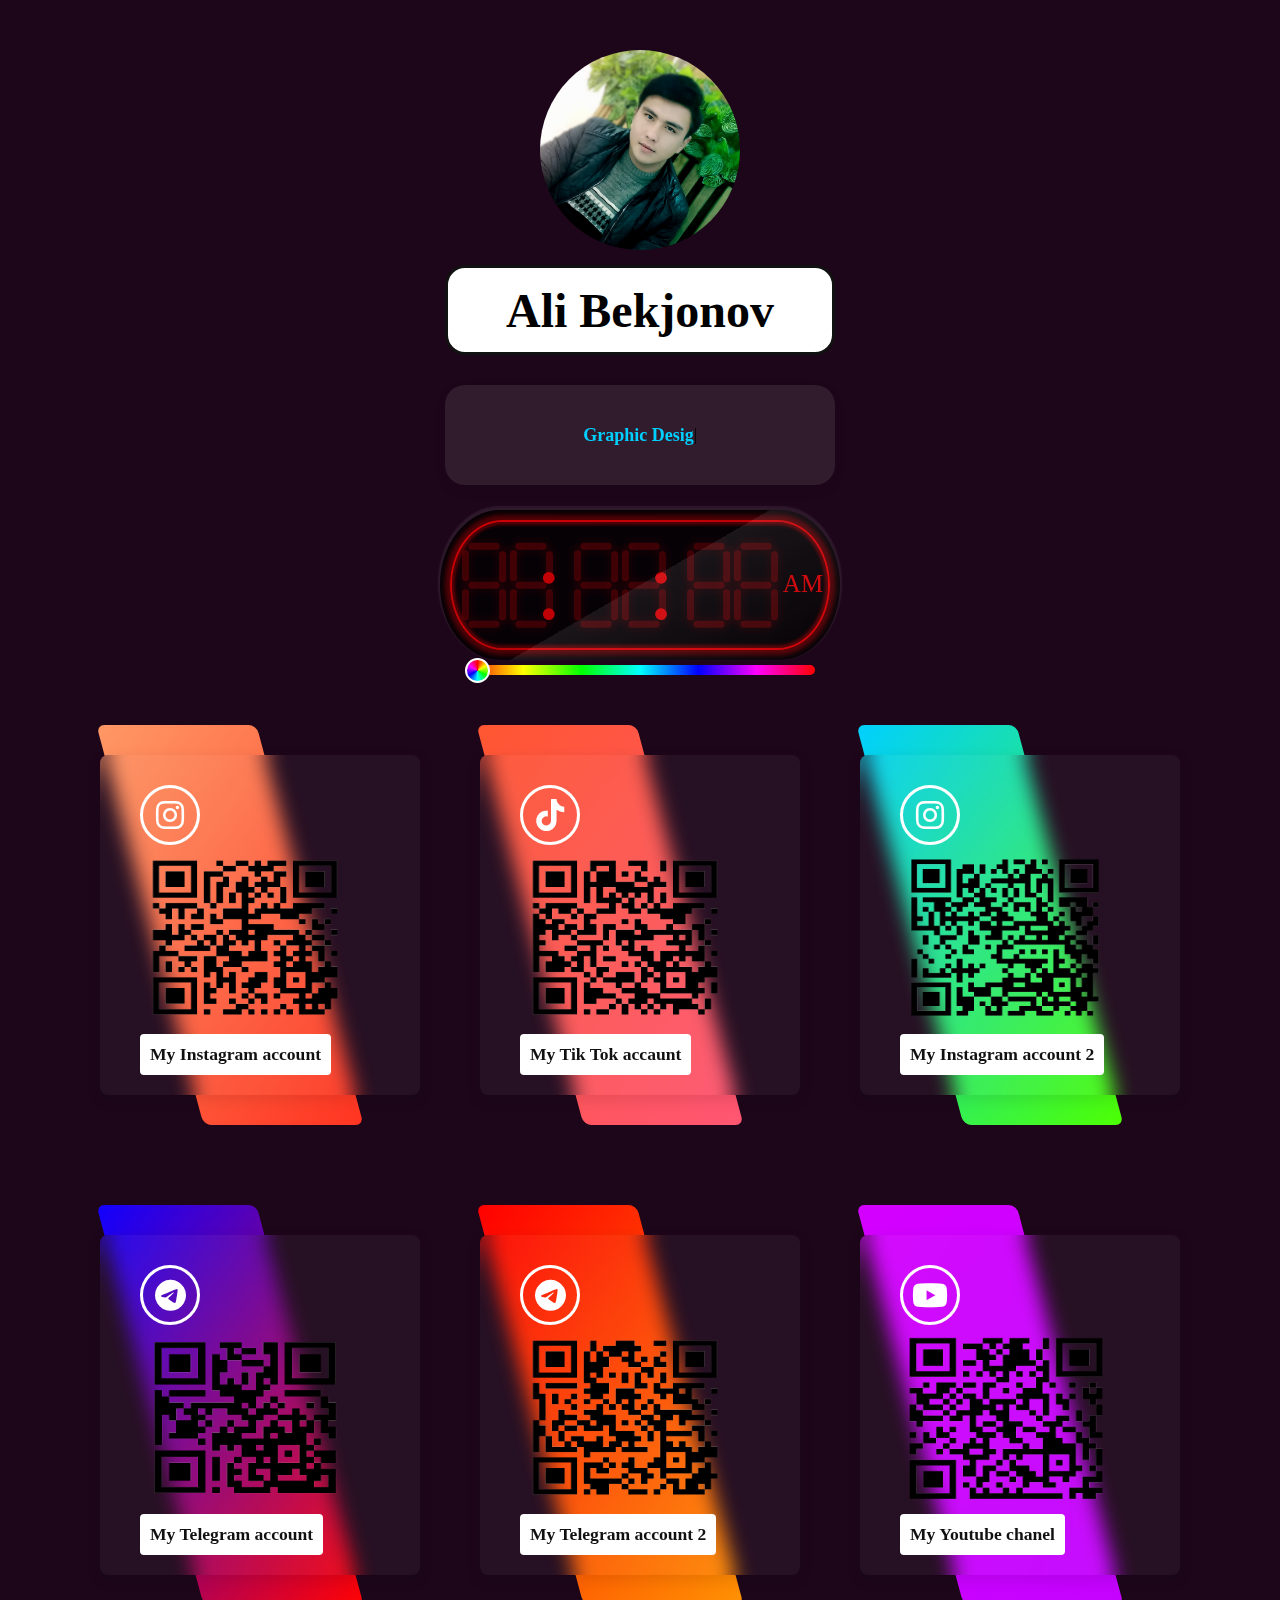
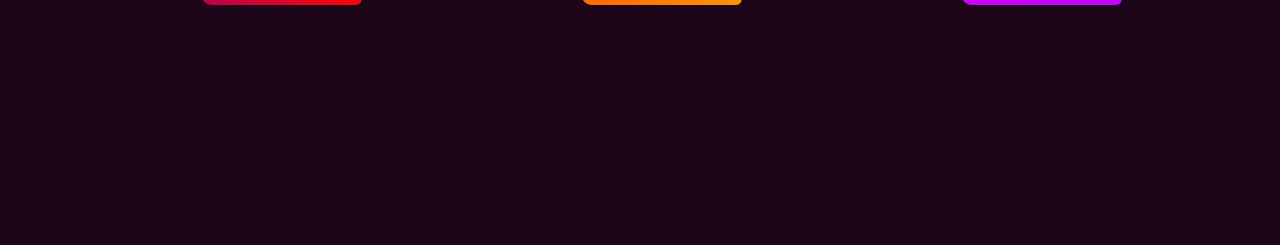
<file: index.html>
<!DOCTYPE html>
<html lang="en">
<head>
    <meta charset="UTF-8">
    <meta http-equiv="X-UA-Compatible" content="IE=edge">
    <meta name="viewport" content="width=device-width, initial-scale=1.0">
    <link rel="stylesheet" href="https://cdnjs.cloudflare.com/ajax/libs/font-awesome/6.2.0/css/all.min.css">
    <link rel="stylesheet" href="about.css">
    <link rel="stylesheet" href="back.jpg">
    <title>Ali Bekjonov Social Media</title>
</head>
<body>
    <div class="inson">
        <img src="img.jpg" alt="" class="ali">
        <h1 class="alih1">Ali Bekjonov</h1>
    </div>
    <div class="typed">
        <h2 class="element"></h2>
    </div>
    <div class="soat">
        <div class="clockBody">
            <div class="clockBodyLed"></div>
            <div class="reflec"></div>
            <div class="nums">
                <div class="hour">
                    <div class="num one">
                        <div class="bar tc"></div>
                        <div class="bar tl"></div>
                        <div class="bar tr"></div>
                        <div class="bar cc"></div>
                        <div class="bar bl"></div>
                        <div class="bar br"></div>
                        <div class="bar bc"></div>
                    </div>
                    <div class="num two">
                        <div class="bar tc"></div>
                        <div class="bar tl"></div>
                        <div class="bar tr"></div>
                        <div class="bar cc"></div>
                        <div class="bar bl"></div>
                        <div class="bar br"></div>
                        <div class="bar bc"></div>
                    </div>
                </div>
                <div class="colon c1">:</div>
                <div class="min">
                    <div class="num one">
                        <div class="bar tc"></div>
                        <div class="bar tl"></div>
                        <div class="bar tr"></div>
                        <div class="bar cc"></div>
                        <div class="bar bl"></div>
                        <div class="bar br"></div>
                        <div class="bar bc"></div>
                    </div>
                    <div class="num two">
                        <div class="bar tc"></div>
                        <div class="bar tl"></div>
                        <div class="bar tr"></div>
                        <div class="bar cc"></div>
                        <div class="bar bl"></div>
                        <div class="bar br"></div>
                        <div class="bar bc"></div>
                    </div>
                </div>
                <div class="colon c2">:</div>
                <div class="sec">
                    <div class="num one">
                        <div class="bar tc"></div>
                        <div class="bar tl"></div>
                        <div class="bar tr"></div>
                        <div class="bar cc"></div>
                        <div class="bar bl"></div>
                        <div class="bar br"></div>
                        <div class="bar bc"></div>
                    </div>
                    <div class="num two">
                        <div class="bar tc"></div>
                        <div class="bar tl"></div>
                        <div class="bar tr"></div>
                        <div class="bar cc"></div>
                        <div class="bar bl"></div>
                        <div class="bar br"></div>
                        <div class="bar bc"></div>
                    </div>
                </div>
            </div>
            <div class="apMeri">AM</div>
        </div>
        <input class="slider" type="range" max="360" min="0" value="0" step="1" oninput="sl();">
    </div>
    <div class="container">
          
          <div class="box">
              <span></span>
              <div class="content ">
                  <h2><i class="fa-brands b1 fa-instagram"></i></h2>
                  <img src="instagramBEK_SHOX-removebg-preview.png" alt="" class="img1">
                  <a target="_blank" href="https://www.instagram.com/___bek_shox___?r=nametag">My Instagram account</a>
              </div>
          </div>
          <div class="box">
              <span></span>
              <div class="content">
                <h2><i class="fa-brands b2 fa-tiktok"></i></h2>
                <img src="tiktok-removebg-preview.png" alt="" class="img1">
                  <a target="_blank" href="https://tiktok.com/@ali_bekjonov">My Tik Tok accaunt</a>
              </div>
          </div>
          <div class="box">
              <span></span>
              <div class="content">
                <h2><i class="fa-brands b1 fa-instagram"></i></h2>
                <img src="./instagramILLUSTRATOR-removebg-preview.png" alt="" class="img1">
                  <a target="_blank" href="https://www.instagram.com/adobe_illustrator01?r=nametag">My Instagram account 2</a>
              </div>
          </div>
          <div class="box">
              <span></span>
              <div class="content"> 
                <h2><i class="fa-brands b3 fa-telegram"></i></h2>
                <img src="telegramALIBEKJONOV-removebg-preview.png" alt="" class="img1">
                  <a target="_blank" href="
                  https://t.me/Ali_Bekjonov">My Telegram  account</a>
              </div>
          </div>
          <div class="box">
              <span></span>
              <div class="content">
                <h2><i  class="fa-brands b3 fa-telegram"></i></h2>
                <img src="telegram_adobe_illustrator-removebg-preview.png" alt="" class="img1">
                  <a target="_blank" href="https://t.me/ADOBE_ILLUSTRATOR01">My Telegram  account 2</a>
              </div>
          </div>
          <div class="box">
              <span></span>
              <div class="content">
                <h2><i class="fa-brands b4 fa-youtube"></i></h2>
                <img src="qrcode_37010890_d05d6d914f51671211e9f11ba80b370d-removebg-preview.png" alt="" class="img1">
                  <a target="_blank" href=" https://youtube.com/channel/UC8FAFfxUaapfn6o2AB1lgdA ">My Youtube chanel</a>
              </div>
          </div>
      </div>
      <script src="type.js"></script>
      <script>
        let options = {
              strings: ['Graphic Designer', 'Photographer ','Video editor','Video operator','I am From Uzbekistan'],
              typeSpeed: 40,
            loop: true,
            backSpeed: 50
             };

             let typed = new Typed('.element', options);
            
window.onload = function(){
    
    num = document.querySelectorAll(".num");
    bar = document.querySelectorAll(".bar");
    tc = document.querySelectorAll(".tc");
    tl = document.querySelectorAll(".tl");
    tr = document.querySelectorAll(".tr");
    cc = document.querySelectorAll(".cc");
    bl = document.querySelectorAll(".bl");
    br = document.querySelectorAll(".br");
    bc = document.querySelectorAll(".bc");
    slider = document.querySelector(".slider");
    style = document.querySelector(".style");
    apMeri = document.querySelector(".apMeri");
    colon = document.querySelectorAll(".colon");
    clockBodyLed = document.querySelector(".clockBodyLed");
    
    setInterval(setTime, 1000);
}


function setTime(){
    var time = new Date();
    var seconds = time.getSeconds();
    var minutes = time.getMinutes();
    var hours = time.getHours();
    
    var session = hours >= 12 && hours <= 6 ? "am" : "pm";
    
    if(hours == 0){hours = 12;}

    if(hours > 12){hours = hours - 12;}

    hours = (hours < 10) ? "0" + hours : hours;
    minutes = (minutes < 10) ? "0" + minutes : minutes;
    seconds = (seconds < 10) ? "0" + seconds : seconds;
    
    var tim = hours + "" + minutes + "" + seconds;
    
    
    
    
    
    switch(tim.charAt(0)){
        case "0": zero(0);break;
        case "1":  one(0);break;
        case "2":  two(0);break;
        case "3":three(0);break;
        case "4": four(0);break;
        case "5": five(0);break;
        case "6":  six(0);break;
        case "7":seven(0);break;
        case "8":eight(0);break;
        case "9": nine(0);break;
    }
    switch(tim.charAt(1)){
        case "0": zero(1);break;
        case "1":  one(1);break;
        case "2":  two(1);break;
        case "3":three(1);break;
        case "4": four(1);break;
        case "5": five(1);break;
        case "6":  six(1);break;
        case "7":seven(1);break;
        case "8":eight(1);break;
        case "9": nine(1);break;
    }switch(tim.charAt(2)){
        case "0": zero(2);break;
        case "1":  one(2);break;
        case "2":  two(2);break;
        case "3":three(2);break;
        case "4": four(2);break;
        case "5": five(2);break;
        case "6":  six(2);break;
        case "7":seven(2);break;
        case "8":eight(2);break;
        case "9": nine(2);break;
    }
    switch(tim.charAt(3)){
        case "0": zero(3);break;
        case "1":  one(3);break;
        case "2":  two(3);break;
        case "3":three(3);break;
        case "4": four(3);break;
        case "5": five(3);break;
        case "6":  six(3);break;
        case "7":seven(3);break;
        case "8":eight(3);break;
        case "9": nine(3);break;
    }
    switch(tim.charAt(4)){
        case "0": zero(4);break;
        case "1":  one(4);break;
        case "2":  two(4);break;
        case "3":three(4);break;
        case "4": four(4);break;
        case "5": five(4);break;
        case "6":  six(4);break;
        case "7":seven(4);break;
        case "8":eight(4);break;
        case "9": nine(4);break;
    }
    switch(tim.charAt(5)){
        case "0": zero(5);break;
        case "1":  one(5);break;
        case "2":  two(5);break;
        case "3":three(5);break;
        case "4": four(5);break;
        case "5": five(5);break;
        case "6":  six(5);break;
        case "7":seven(5);break;
        case "8":eight(5);break;
        case "9": nine(5);break;
    }
    apMeri.innerText = session;
    }
    

function zero(elem){
        tc[elem].style.opacity = "1";
        tl[elem].style.opacity = "1";
        tr[elem].style.opacity = "1";
        cc[elem].style.opacity = "0.2";
        bl[elem].style.opacity = "1";
        br[elem].style.opacity = "1";
        bc[elem].style.opacity = "1";
}
function one(elem){
        tc[elem].style.opacity = "0.2";
        tl[elem].style.opacity = "0.2";
        tr[elem].style.opacity = "1";
        cc[elem].style.opacity = "0.2";
        bl[elem].style.opacity = "0.2";
        br[elem].style.opacity = "1";
        bc[elem].style.opacity = "0.2";
}
function two(elem){
        tc[elem].style.opacity = "1";
        tl[elem].style.opacity = "0.2";
        tr[elem].style.opacity = "1";
        cc[elem].style.opacity = "1";
        bl[elem].style.opacity = "1";
        br[elem].style.opacity = "0.2";
        bc[elem].style.opacity = "1";
}
function three(elem){
        tc[elem].style.opacity = "1";
        tl[elem].style.opacity = "0.2";
        tr[elem].style.opacity = "1";
        cc[elem].style.opacity = "1";
        bl[elem].style.opacity = "0.2";
        br[elem].style.opacity = "1";
        bc[elem].style.opacity = "1";
}
function four(elem){
        tc[elem].style.opacity = "0.2";
        tl[elem].style.opacity = "1";
        tr[elem].style.opacity = "1";
        cc[elem].style.opacity = "1";
        bl[elem].style.opacity = "0.2";
        br[elem].style.opacity = "1";
        bc[elem].style.opacity = "0.2";
}
function five(elem){
        tc[elem].style.opacity = "1";
        tl[elem].style.opacity = "1";
        tr[elem].style.opacity = "0.2";
        cc[elem].style.opacity = "1";
        bl[elem].style.opacity = "0.2";
        br[elem].style.opacity = "1";
        bc[elem].style.opacity = "1";
}
function six(elem){
        tc[elem].style.opacity = "1";
        tl[elem].style.opacity = "1";
        tr[elem].style.opacity = "0.2";
        cc[elem].style.opacity = "1";
        bl[elem].style.opacity = "1";
        br[elem].style.opacity = "1";
        bc[elem].style.opacity = "1";
}
function seven(elem){
        tc[elem].style.opacity = "1";
        tl[elem].style.opacity = "0.2";
        tr[elem].style.opacity = "1";
        cc[elem].style.opacity = "0.2";
        bl[elem].style.opacity = "0.2";
        br[elem].style.opacity = "1";
        bc[elem].style.opacity = "0.2";
}
function eight(elem){
        tc[elem].style.opacity = "1";
        tl[elem].style.opacity = "1";
        tr[elem].style.opacity = "1";
        cc[elem].style.opacity = "1";
        bl[elem].style.opacity = "1";
        br[elem].style.opacity = "1";
        bc[elem].style.opacity = "1";
}
function nine(elem){
        tc[elem].style.opacity = "1";
        tl[elem].style.opacity = "1";
        tr[elem].style.opacity = "1";
        cc[elem].style.opacity = "1";
        bl[elem].style.opacity = "0.2";
        br[elem].style.opacity = "1";
        bc[elem].style.opacity = "1";
}

function sl(){
    var val = slider.value;
    
    clockBodyLed.style.border = `2.5px solid hsl(${val}, 100%, 50%)`;
    clockBodyLed.style.boxShadow = `0 0 5px 5px hsla(${val}, 100%, 50%,0.4), inset 0 0 3px 3px hsla(${val}, 100%, 50%,0.4)`;
    
    colon[0].style.color = `hsl(${val}, 100%, 50%)`;
    colon[1].style.color = `hsl(${val}, 100%, 50%)`;
    
    apMeri.style.color = `hsl(${val}, 100%, 50%)`;
    
    for(var i = 0; i < bar.length; i++){
        
        bar[i].style.background = `hsl(${val}, 100%, 50%)`;
        bar[i].style.boxShadow = `0 0 5px 5px hsla(${val}, 100%, 50%,0.2)`;
        
    }
}






      </script>
</body>
</html>
</file>
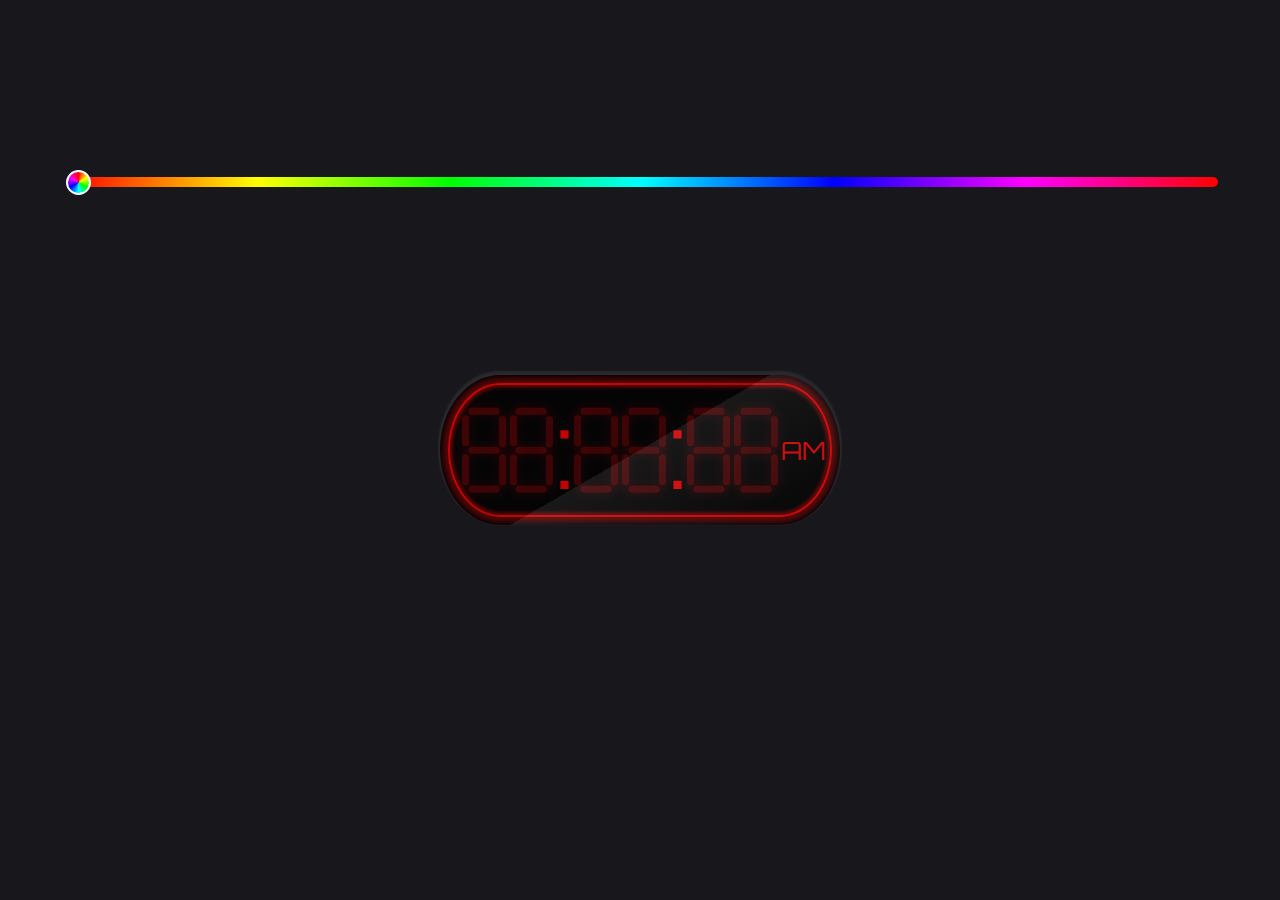
<file: soat.html>
<!DOCTYPE html>
<html>
    <head>
        <title>LED Dgital Clock </title>
        <link href="https://fonts.googleapis.com/css2?family=Orbitron:wght@500&display=swap" rel="stylesheet">
    </head>
    <body><style>
body {
    margin: 0;
    background: #17171c;
    font-family: 'Orbitron', sans-serif;
}
.clockBody{
    position: absolute;
    top: 50%;
    left: 50%;
    transform: translate(-50%,-50%);
    width: 400px;
    height: 150px;
    background: #000;
    border-radius: 30%/100%;
    box-shadow: 0 -2px 2px 2px rgba(255,255,255,0.1);
    opacity: 0.8;
}
.clockBodyLed{
    position: absolute;
    top: 50%;
    left: 50%;
    transform: translate(-50%,-50%);
    width: calc(100% - 20px);
    height: calc(100% - 20px);
    border: 2.5px solid red;
    border-radius: 27.5%/100%;
    box-shadow: 0 0 5px 5px rgba(255,0,0,0.4),
                inset 0 0 3px 3px rgba(255,0,0,0.4);
}
.reflec{
    position: absolute;
    top: 0;
    left: 0;
    width: 100%;
    height: 100%;
    background: linear-gradient(-30deg, transparent, #fff 50%, #000 50%, transparent);
    border-radius: 30%/100%;
    opacity: 0.1;
    z-index: 2;
}

.nums{
    position: absolute;
    top: 50%;
    left: 10px;
    transform: translateY(-50%);
    width: 85%;
    height: 65%;
}
.hour{
    position: absolute;
    top: 10px;
    left: 10px;
    width: 28%;
    height: calc(100% - 20px);
}
.colon{
    position: absolute;
    top: 50%;
    transform: translateY(-50%);
    font-size: 100px;
    text-align: center;
    color: red;
}
.c1{
    left: 31%;
}
.min{
    position: absolute;
    top: 10px;
    left: 36%;
    width: 28%;
    height: calc(100% - 20px);
}
.c2{
    left: 64%;
}
.sec{
    position: absolute;
    top: 10px;
    right: 10px;
    width: 28%;
    height: calc(100% - 20px);
}
.apMeri{
    position: absolute;
    top: 50%;
    right: 15px;
    transform: translateY(-50%);
    width: 11%;
    height: 30px;
    color: red;
    font-size: 25px;
    text-align: center;
    text-transform: uppercase;
}
.num{
    position: absolute;
    top: 0;
    width: 50%;
    height: 100%;
}
.one{
    left: 0%;
}
.two{
    left: 50%;
}
.bar{
    position: absolute;
    width: 7px;
    height: 40%;
    background: red;
    box-shadow: 0 0 5px 5px rgba(255,0,0,0.2);
    border-radius: 5px;
    opacity: 0.3;
}
.tc{
    top: 0%;
    left: 50%;
    transform: translate(-50%,-50%) rotate(90deg);
}
.tl{
    top: 4px;
    left: 2px;
}
.tr{
    top: 5px;
    right: 2px;
}
.cc{
    top: 50%;
    left: 50%;
    transform: translate(-50%,-50%) rotate(90deg);
}
.bl{
    bottom: 4px;
    left: 2px;
}
.br{
    bottom: 4px;
    right: 2px;
}
.bc{
    top: 100%;
    left: 50%;
    transform: translate(-50%,-50%) rotate(90deg);
}
.slider{
    position: absolute;
    top: 20%;
    left: 50%;
    transform: translate(-50%,-50%);
    -webkit-appearance: none;
    appearance: none;
    width: 90%;
    height: 10px;
    background: linear-gradient(to right, #ff0000, #ffff00, #00ff00, #00ffff, #0000ff, #ff00ff, #ff0000);
    outline: none;
    border-radius: 10px;
}
.slider::-webkit-slider-thumb{
    -webkit-appearance: none;
    appearance: none;
    width: 25px;
    height: 25px;
    background: conic-gradient(#ff0000, #ffff00, #00ff00, #00ffff, #0000ff, #ff00ff, #ff0000);
    border-radius: 50%;
    border: 2px solid #fff;
}





</style>
<script>



window.onload = function(){
    
    num = document.querySelectorAll(".num");
    bar = document.querySelectorAll(".bar");
    tc = document.querySelectorAll(".tc");
    tl = document.querySelectorAll(".tl");
    tr = document.querySelectorAll(".tr");
    cc = document.querySelectorAll(".cc");
    bl = document.querySelectorAll(".bl");
    br = document.querySelectorAll(".br");
    bc = document.querySelectorAll(".bc");
    slider = document.querySelector(".slider");
    style = document.querySelector(".style");
    apMeri = document.querySelector(".apMeri");
    colon = document.querySelectorAll(".colon");
    clockBodyLed = document.querySelector(".clockBodyLed");
    
    setInterval(setTime, 1000);
}


function setTime(){
    var time = new Date();
    var seconds = time.getSeconds();
    var minutes = time.getMinutes();
    var hours = time.getHours();
    
    var session = hours >= 12 && hours <= 6 ? "am" : "pm";
    
    if(hours == 0){hours = 12;}

    if(hours > 12){hours = hours - 12;}

    hours = (hours < 10) ? "0" + hours : hours;
    minutes = (minutes < 10) ? "0" + minutes : minutes;
    seconds = (seconds < 10) ? "0" + seconds : seconds;
    
    var tim = hours + "" + minutes + "" + seconds;
    
    
    
    
    
    switch(tim.charAt(0)){
        case "0": zero(0);break;
        case "1":  one(0);break;
        case "2":  two(0);break;
        case "3":three(0);break;
        case "4": four(0);break;
        case "5": five(0);break;
        case "6":  six(0);break;
        case "7":seven(0);break;
        case "8":eight(0);break;
        case "9": nine(0);break;
    }
    switch(tim.charAt(1)){
        case "0": zero(1);break;
        case "1":  one(1);break;
        case "2":  two(1);break;
        case "3":three(1);break;
        case "4": four(1);break;
        case "5": five(1);break;
        case "6":  six(1);break;
        case "7":seven(1);break;
        case "8":eight(1);break;
        case "9": nine(1);break;
    }switch(tim.charAt(2)){
        case "0": zero(2);break;
        case "1":  one(2);break;
        case "2":  two(2);break;
        case "3":three(2);break;
        case "4": four(2);break;
        case "5": five(2);break;
        case "6":  six(2);break;
        case "7":seven(2);break;
        case "8":eight(2);break;
        case "9": nine(2);break;
    }
    switch(tim.charAt(3)){
        case "0": zero(3);break;
        case "1":  one(3);break;
        case "2":  two(3);break;
        case "3":three(3);break;
        case "4": four(3);break;
        case "5": five(3);break;
        case "6":  six(3);break;
        case "7":seven(3);break;
        case "8":eight(3);break;
        case "9": nine(3);break;
    }
    switch(tim.charAt(4)){
        case "0": zero(4);break;
        case "1":  one(4);break;
        case "2":  two(4);break;
        case "3":three(4);break;
        case "4": four(4);break;
        case "5": five(4);break;
        case "6":  six(4);break;
        case "7":seven(4);break;
        case "8":eight(4);break;
        case "9": nine(4);break;
    }
    switch(tim.charAt(5)){
        case "0": zero(5);break;
        case "1":  one(5);break;
        case "2":  two(5);break;
        case "3":three(5);break;
        case "4": four(5);break;
        case "5": five(5);break;
        case "6":  six(5);break;
        case "7":seven(5);break;
        case "8":eight(5);break;
        case "9": nine(5);break;
    }
    apMeri.innerText = session;
    }
    

function zero(elem){
        tc[elem].style.opacity = "1";
        tl[elem].style.opacity = "1";
        tr[elem].style.opacity = "1";
        cc[elem].style.opacity = "0.2";
        bl[elem].style.opacity = "1";
        br[elem].style.opacity = "1";
        bc[elem].style.opacity = "1";
}
function one(elem){
        tc[elem].style.opacity = "0.2";
        tl[elem].style.opacity = "0.2";
        tr[elem].style.opacity = "1";
        cc[elem].style.opacity = "0.2";
        bl[elem].style.opacity = "0.2";
        br[elem].style.opacity = "1";
        bc[elem].style.opacity = "0.2";
}
function two(elem){
        tc[elem].style.opacity = "1";
        tl[elem].style.opacity = "0.2";
        tr[elem].style.opacity = "1";
        cc[elem].style.opacity = "1";
        bl[elem].style.opacity = "1";
        br[elem].style.opacity = "0.2";
        bc[elem].style.opacity = "1";
}
function three(elem){
        tc[elem].style.opacity = "1";
        tl[elem].style.opacity = "0.2";
        tr[elem].style.opacity = "1";
        cc[elem].style.opacity = "1";
        bl[elem].style.opacity = "0.2";
        br[elem].style.opacity = "1";
        bc[elem].style.opacity = "1";
}
function four(elem){
        tc[elem].style.opacity = "0.2";
        tl[elem].style.opacity = "1";
        tr[elem].style.opacity = "1";
        cc[elem].style.opacity = "1";
        bl[elem].style.opacity = "0.2";
        br[elem].style.opacity = "1";
        bc[elem].style.opacity = "0.2";
}
function five(elem){
        tc[elem].style.opacity = "1";
        tl[elem].style.opacity = "1";
        tr[elem].style.opacity = "0.2";
        cc[elem].style.opacity = "1";
        bl[elem].style.opacity = "0.2";
        br[elem].style.opacity = "1";
        bc[elem].style.opacity = "1";
}
function six(elem){
        tc[elem].style.opacity = "1";
        tl[elem].style.opacity = "1";
        tr[elem].style.opacity = "0.2";
        cc[elem].style.opacity = "1";
        bl[elem].style.opacity = "1";
        br[elem].style.opacity = "1";
        bc[elem].style.opacity = "1";
}
function seven(elem){
        tc[elem].style.opacity = "1";
        tl[elem].style.opacity = "0.2";
        tr[elem].style.opacity = "1";
        cc[elem].style.opacity = "0.2";
        bl[elem].style.opacity = "0.2";
        br[elem].style.opacity = "1";
        bc[elem].style.opacity = "0.2";
}
function eight(elem){
        tc[elem].style.opacity = "1";
        tl[elem].style.opacity = "1";
        tr[elem].style.opacity = "1";
        cc[elem].style.opacity = "1";
        bl[elem].style.opacity = "1";
        br[elem].style.opacity = "1";
        bc[elem].style.opacity = "1";
}
function nine(elem){
        tc[elem].style.opacity = "1";
        tl[elem].style.opacity = "1";
        tr[elem].style.opacity = "1";
        cc[elem].style.opacity = "1";
        bl[elem].style.opacity = "0.2";
        br[elem].style.opacity = "1";
        bc[elem].style.opacity = "1";
}

function sl(){
    var val = slider.value;
    
    clockBodyLed.style.border = `2.5px solid hsl(${val}, 100%, 50%)`;
    clockBodyLed.style.boxShadow = `0 0 5px 5px hsla(${val}, 100%, 50%,0.4), inset 0 0 3px 3px hsla(${val}, 100%, 50%,0.4)`;
    
    colon[0].style.color = `hsl(${val}, 100%, 50%)`;
    colon[1].style.color = `hsl(${val}, 100%, 50%)`;
    
    apMeri.style.color = `hsl(${val}, 100%, 50%)`;
    
    for(var i = 0; i < bar.length; i++){
        
        bar[i].style.background = `hsl(${val}, 100%, 50%)`;
        bar[i].style.boxShadow = `0 0 5px 5px hsla(${val}, 100%, 50%,0.2)`;
        
    }
}





</script>
        <div class="clockBody">
            <div class="clockBodyLed"></div>
            <div class="reflec"></div>
            <div class="nums">
                <div class="hour">
                    <div class="num one">
                        <div class="bar tc"></div>
                        <div class="bar tl"></div>
                        <div class="bar tr"></div>
                        <div class="bar cc"></div>
                        <div class="bar bl"></div>
                        <div class="bar br"></div>
                        <div class="bar bc"></div>
                    </div>
                    <div class="num two">
                        <div class="bar tc"></div>
                        <div class="bar tl"></div>
                        <div class="bar tr"></div>
                        <div class="bar cc"></div>
                        <div class="bar bl"></div>
                        <div class="bar br"></div>
                        <div class="bar bc"></div>
                    </div>
                </div>
                <div class="colon c1">:</div>
                <div class="min">
                    <div class="num one">
                        <div class="bar tc"></div>
                        <div class="bar tl"></div>
                        <div class="bar tr"></div>
                        <div class="bar cc"></div>
                        <div class="bar bl"></div>
                        <div class="bar br"></div>
                        <div class="bar bc"></div>
                    </div>
                    <div class="num two">
                        <div class="bar tc"></div>
                        <div class="bar tl"></div>
                        <div class="bar tr"></div>
                        <div class="bar cc"></div>
                        <div class="bar bl"></div>
                        <div class="bar br"></div>
                        <div class="bar bc"></div>
                    </div>
                </div>
                <div class="colon c2">:</div>
                <div class="sec">
                    <div class="num one">
                        <div class="bar tc"></div>
                        <div class="bar tl"></div>
                        <div class="bar tr"></div>
                        <div class="bar cc"></div>
                        <div class="bar bl"></div>
                        <div class="bar br"></div>
                        <div class="bar bc"></div>
                    </div>
                    <div class="num two">
                        <div class="bar tc"></div>
                        <div class="bar tl"></div>
                        <div class="bar tr"></div>
                        <div class="bar cc"></div>
                        <div class="bar bl"></div>
                        <div class="bar br"></div>
                        <div class="bar bc"></div>
                    </div>
                </div>
            </div>
            <div class="apMeri">AM</div>
        </div>
        <input class="slider" type="range" max="360" min="0" value="0" step="1" oninput="sl();">
    </body>
</html>
</file>
<file: about.css>
*{
    margin: 0;
    padding: 0;
    box-sizing: border-box;
    font-family:consolas;
}
/* ******************************************************* clock *********************************************** */
.clockBody{
    margin-top: 100px;
    position: absolute;
    /* top: 50%; */
    left: 50%;
    transform: translate(-50%,-50%);
    width: 400px;
    height: 150px;
    background: #000;
    border-radius: 30%/100%;
    box-shadow: 0 -2px 2px 2px rgba(255,255,255,0.1);
    opacity: 0.8;
}
.clockBodyLed{
    position: absolute;
    top: 50%;
    left: 50%;
    transform: translate(-50%,-50%);
    width: calc(100% - 20px);
    height: calc(100% - 20px);
    border: 2.5px solid red;
    border-radius: 27.5%/100%;
    box-shadow: 0 0 5px 5px rgba(255,0,0,0.4),
                inset 0 0 3px 3px rgba(255,0,0,0.4);
}
.reflec{
    
    position: absolute;
    top: 0;
    left: 0;
    width: 100%;
    height: 100%;
    background: linear-gradient(-30deg, transparent, #fff 50%, #000 50%, transparent);
    border-radius: 30%/100%;
    opacity: 0.1;
    z-index: 2;
}

.nums{
    position: absolute;
    top: 50%;
    left: 10px;
    transform: translateY(-50%);
    width: 85%;
    height: 65%;
}
.hour{
    position: absolute;
    top: 10px;
    left: 10px;
    width: 28%;
    height: calc(100% - 20px);
}
.colon{
    position: absolute;
    top: 50%;
    transform: translateY(-50%);
    font-size: 100px;
    text-align: center;
    color: red;
}
.c1{
    left: 25%;
}
.min{
    position: absolute;
    top: 10px;
    left: 36%;
    width: 28%;
    height: calc(100% - 20px);
}
.c2{
    left: 58%;
}
.sec{
    position: absolute;
    top: 10px;
    right: 10px;
    width: 28%;
    height: calc(100% - 20px);
}
.apMeri{
    position: absolute;
    top: 50%;
    right: 15px;
    transform: translateY(-50%);
    width: 11%;
    height: 30px;
    color: red;
    font-size: 25px;
    text-align: center;
    text-transform: uppercase;
}
.num{
    position: absolute;
    top: 0;
    width: 50%;
    height: 100%;
}
.one{
    left: 0%;
}
.two{
    left: 50%;
}
.bar{
    position: absolute;
    width: 7px;
    height: 40%;
    background: red;
    box-shadow: 0 0 5px 5px rgba(255,0,0,0.2);
    border-radius: 5px;
    opacity: 0.3;
}
.tc{
    top: 0%;
    left: 50%;
    transform: translate(-50%,-50%) rotate(90deg);
}
.tl{
    top: 4px;
    left: 2px;
}
.tr{
    top: 5px;
    right: 2px;
}
.cc{
    top: 50%;
    left: 50%;
    transform: translate(-50%,-50%) rotate(90deg);
}
.bl{
    bottom: 4px;
    left: 2px;
}
.br{
    bottom: 4px;
    right: 2px;
}
.bc{
    top: 100%;
    left: 50%;
    transform: translate(-50%,-50%) rotate(90deg);
}
.slider{
    position: absolute;
    top: 670px;
    margin-bottom: 30px;
    left: 50%;
    transform: translate(-50%,-50%);
    -webkit-appearance: none;
    appearance: none;
    width: 350px;
    height: 10px;
    background: linear-gradient(to right, #ff0000, #ffff00, #00ff00, #00ffff, #0000ff, #ff00ff, #ff0000);
    outline: none;
    border-radius: 10px;
}
.slider::-webkit-slider-thumb{
    -webkit-appearance: none;
    appearance: none;
    width: 25px;
    height: 25px;
    background: conic-gradient(#ff0000, #ffff00, #00ff00, #00ffff, #0000ff, #ff00ff, #ff0000);
    border-radius: 50%;
    border: 2px solid #fff;
}





/* ******************************************************* clock end *********************************************** */
body{
    z-index: 99;
    /* display: flex;
    justify-content: center;
    align-items: center; */
    /* min-height: 100vh; */
    background: #1d061a;
    /* background: url(./back.jpg)no-repeat center / cover; */
}
/* .soat{
    margin: 0 auto;
    padding-left: 200px;
    z-index: 999;
} */
.inson{
    margin-top: 50px;
}
.ali{
    width: 200px;
    height: 200px;
    border-radius: 50%;
    display: flex;
    align-items: center;
    justify-content: center;
    margin: 0 auto;
    transition: 1s;
}
.ali::before{
    content: '';
    width: 210px;
    height: 210px;
    background:linear-gradient(#fff,#000,#fafafa) ;
    border-radius: 50%;
}
.alih1{
    display: flex;
    align-items: center;
    justify-content: center;
    /* padding-top: 10px; */
    font-size: 48px;
    font-weight: 900;
    color: #000000;
    background: #fff;
    border-radius: 20px;
    width: 390px;
    height: 90px;
    border: 3px solid #111;
    margin: 0 auto;
    margin-top: 15px;
    margin-bottom: 30px;
}
.alih1:hover{
   font-size: 50px;
   box-shadow: 5px 5px 5px 5px #00d0ff;
   text-shadow: 5px 5px 5px 5px #00d0ff;
}
.img1{
    padding-top: 5px;
    width: 210px;
    height:180px;
    color: #00d0ff;
}
.container{
    display: flex;
    justify-content: center;
    align-items: center;
    flex-wrap: wrap;
    padding: 200px 0;
}
.container .box{
    position: relative;
    width: 320px;
    height: 400px;
    display: flex;
    align-items: center;
    margin: 40px 30px;
    transition: 0.5s;
}
.container .box::before{
    content: '';
    position: absolute;
    top: 0;
    left: 50px;
    width: 50%;
    height: 100%;
    background: #fff;
    border-radius: 8px;
    transform: skewX(15deg);
    transition: 0.5s;
}
/* .container .box::after{
    content: '';
    position: absolute;
    top: 0;
    left: 50px;
    width: 50%;
    height: 100%;
    background: #fff;
    border-radius: 8px;
    transform: skewX(15deg);
    transition: 0.5s;
    filter:blur(30px);
    transition: 0.5s;
} */
.container .box:hover:before,
.container .box:hover:after{
    transform: skewX(0deg);
    left: 20px;
    width: calc(100% - 90px);
}
.container .box:nth-child(1):before,
.container .box:nth-child(1):after{
   background: linear-gradient(315deg,#ff3421,#ff9865);
}
.container .box:nth-child(2):before,
.container .box:nth-child(2):after{
   background: linear-gradient(315deg,#ff5673,#ff5632);
}
.container .box:nth-child(3):before,
.container .box:nth-child(3):after{
   background: linear-gradient(315deg,#4dff03,#00d0ff);
}
.container .box:nth-child(4):before,
.container .box:nth-child(4):after{
   background: linear-gradient(315deg,#ff0303,#1100ff);
}
.container .box:nth-child(5):before,
.container .box:nth-child(5):after{
   background: linear-gradient(315deg,#ff9203,#ff0000);
}
.container .box:nth-child(6):before,
.container .box:nth-child(6):after{
   background: linear-gradient(315deg,#c403ff,#d400ff);
}
.container .box span{
    display: block;
    position: absolute;
    top: 0;
    left: 0;
    right: 0;
    bottom: 0;
    z-index: 50;
    pointer-events: none;
}
.container .box span::before{
    content: '';
    position: absolute;
    top: 0;
    left: 0;
    width: 100%;
    height: 100%;
    border-radius: 8px;
    background: url(./IMG_20221022_134509.jpg)no-repeat center / cover;
    backdrop-filter: blur(10px);
    opacity: 0;
    transition: 0.5s;
    animation: animate 2s ease-in-out infinite;
    box-shadow: 0 5px 15px rgba(0,0,0,0.05);
}
.container .box:hover span::before{
    top: -50px;
    left: 50px;
    width: 100px;
    height: 100px;
    opacity: 1;
    
}

.container .box span::after{
    content: '';
    position: absolute;
    bottom: 0;
    right: 0;
    width: 100%;
    height: 100%;
    border-radius: 8px;
    background: rgba(225,225,225,0.1);
    backdrop-filter: blur(10px);
    opacity: 0;
    transition: 0.5s;
    animation: animate 2s ease-in-out infinite;
    box-shadow: 0 5px 15px rgba(0,0,0,0.05);
    animation-delay:-1s ;
}
.container .box:hover span::after{
    bottom: -50px;
    right: 50px;
    width: 100px;
    height: 100px;
    opacity: 1;
    
}




@keyframes animate{
    0%,100%
    {
        transform: translateY(10px);
    }
    50%
    {
        transform: translateY(-10px);
    }
}
.container .box .content{
    position: relative;
    left: 0;
    padding: 20px 40px;
    background:rgba(225,225,225,0.05);
    box-shadow: 0 5px 15px rgba(0,0,0,0.1);
    border-radius: 8px;
    backdrop-filter: blur(10px);
    z-index: 1;
    transform: 0.5s;
    color: #fff;
    /* display: none; */
}

.container .box:hover .content{
    left: -25px;
    padding: 60px 40px;
}

.container .box .content h2{
    font-size: 2em;
    color: #fff;
    margin-top: 10px;
}
.container .box .content p{
    font-size: 1.1em;
    margin-bottom: 10px;
    line-height: 1.4em;

}

.container .box .content a{
    display: inline-block;
    font-size: 1.1em;
    color: #111;
    background: #fff;
    padding: 10px;
    border-radius: 4px;
    text-decoration: none;
    font-weight: 700;
    margin-top: 5px;
}
.container .box .content a:hover{
   background-color: #00d0ff;
}
.fa-brands{
    border-radius: 50%;
    border: 3px solid rgb(255, 255, 255);
    width: 60px;
    height: 60px;
    display: flex;
    justify-content: center;
    align-items: center;
}
.b1:hover{
    background: #f09433; 
    background: -moz-linear-gradient(45deg, #f09433 0%, #e6683c 25%, #dc2743 50%, #cc2366 75%, #bc1888 100%); 
    background: -webkit-linear-gradient(45deg, #f09433 0%,#e6683c 25%,#dc2743 50%,#cc2366 75%,#bc1888 100%); 
    background: linear-gradient(45deg, #f09433 0%,#e6683c 25%,#dc2743 50%,#cc2366 75%,#bc1888 100%); 
    filter: progid:DXImageTransform.Microsoft.gradient( startColorstr='#f09433', endColorstr='#bc1888',GradientType=1 )
}
.b2:hover{
   background: #000;
}
.b3:hover{
   background: rgb(11, 108, 225);
}
.b4:hover{
   background: rgb(229, 9, 9);
}
.fa-solid{
    background: rgb(0, 183, 255);
    border-radius: 50%;
    border: 3px solid rgb(0, 97, 254);
    width: 60px;
    height: 60px;
    display: flex;
    justify-content: center;
    align-items: center;
    cursor: pointer;
}
.typed{
    margin-top: 30px;
    border-radius:20px ;
    display: flex;
    align-items: center;
    justify-content: center;
    margin: 0 auto;
    width: 390px;
    height: 100px;
    background: rgba(225,225,225,0.1);
    backdrop-filter: blur(10px);
    box-shadow: 0 5px 15px rgba(0,0,0,0.05);
    padding: 20px;
}
.element{
    font-size: 18px;
    color: #00d0ff;
}
</file>
